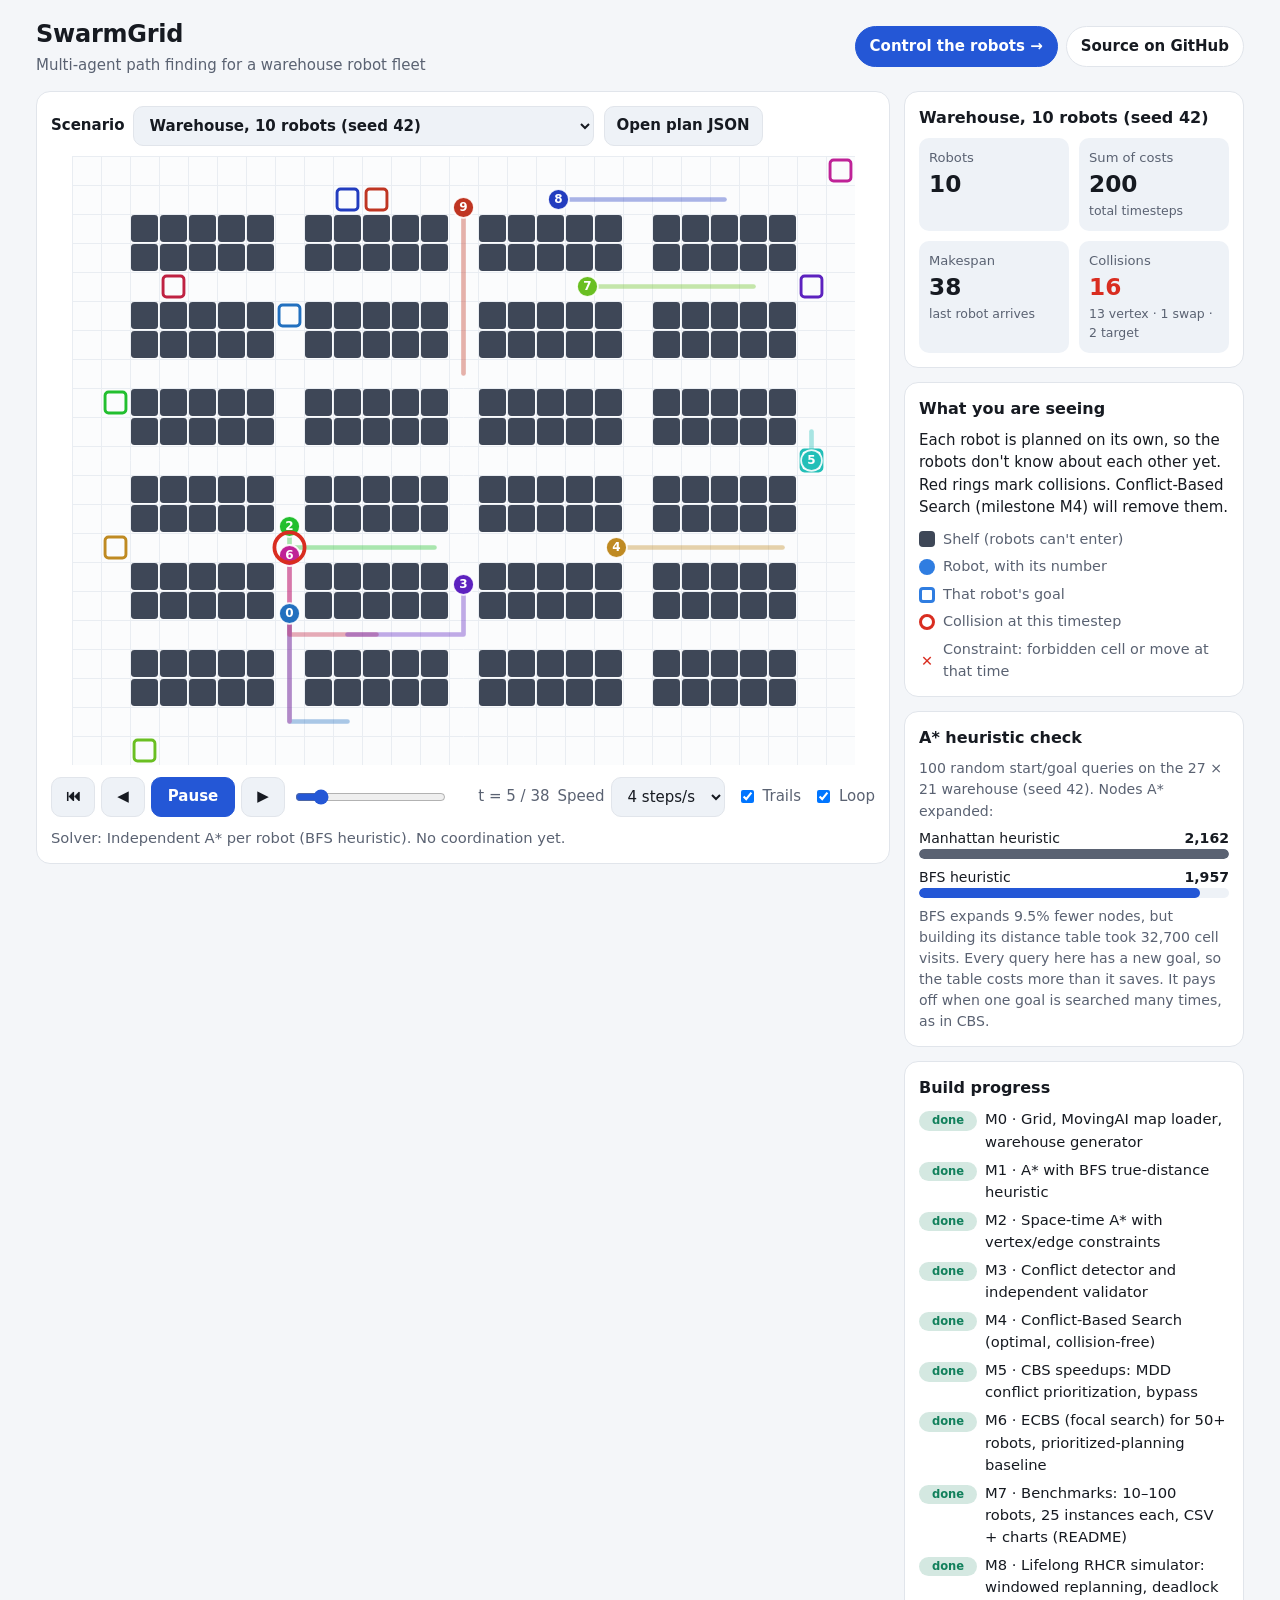
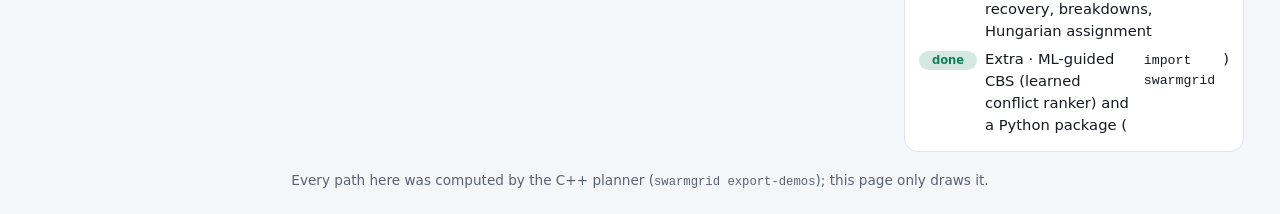
<file: docs/index.html>
<!doctype html>
<html lang="en">
<head>
<meta charset="utf-8">
<meta name="viewport" content="width=device-width, initial-scale=1">
<meta name="description" content="SwarmGrid: multi-agent path finding for a warehouse robot fleet. Live view of the C++ planner's output.">
<title>SwarmGrid Dashboard</title>
<link rel="icon" href="data:,">
<link rel="stylesheet" href="style.css">
</head>
<body>
<div class="wrap">
  <header class="top">
    <div>
      <h1>SwarmGrid</h1>
      <p>Multi-agent path finding for a warehouse robot fleet</p>
    </div>
    <nav class="top-links">
      <a class="gh primary" href="control.html">Control the robots &rarr;</a>
      <a class="gh" href="https://github.com/tabish2786/SwarmGrid">Source on GitHub</a>
    </nav>
  </header>

  <main class="layout">
    <section class="card" aria-label="Plan viewer">
      <div class="toolbar">
        <label for="plan-select">Scenario
          <select id="plan-select"></select>
        </label>
        <label class="file-btn" title="Load a plan written by: swarmgrid export-plan ...">
          Open plan JSON
          <input type="file" id="file-input" accept=".json,application/json">
        </label>
      </div>
      <p class="msg" id="msg" role="alert"></p>
      <div class="canvas-wrap" id="canvas-wrap">
        <canvas id="map" role="img" aria-label="Warehouse map with robots"></canvas>
      </div>
      <div class="controls">
        <div class="btns">
          <button id="restart" aria-label="Back to start" title="Back to start">&#x23EE;</button>
          <button id="back" aria-label="One step back" title="One step back (Left arrow)">&#x25C0;</button>
          <button id="play" aria-label="Play or pause" title="Play / pause (Space)">Play</button>
          <button id="fwd" aria-label="One step forward" title="One step forward (Right arrow)">&#x25B6;</button>
        </div>
        <div class="timeline">
          <input type="range" id="time" min="0" max="0" step="1" value="0" aria-label="Timestep">
          <span class="tlabel" id="time-label">t = 0 / 0</span>
        </div>
        <div class="toggles">
          <label>Speed
            <select id="speed" aria-label="Playback speed">
              <option value="1">1 step/s</option>
              <option value="2">2 steps/s</option>
              <option value="4" selected>4 steps/s</option>
              <option value="8">8 steps/s</option>
            </select>
          </label>
          <label><input type="checkbox" id="trails" checked> Trails</label>
          <label><input type="checkbox" id="loop" checked> Loop</label>
        </div>
      </div>
      <p class="solver" id="solver"></p>
    </section>

    <aside class="side">
      <section class="card" aria-label="Plan statistics">
        <h2 id="plan-title">Plan</h2>
        <div class="tiles">
          <div class="tile"><div class="k">Robots</div><div class="v" id="st-agents">0</div></div>
          <div class="tile"><div class="k">Sum of costs</div><div class="v" id="st-soc">0</div><div class="s">total timesteps</div></div>
          <div class="tile"><div class="k">Makespan</div><div class="v" id="st-mk">0</div><div class="s">last robot arrives</div></div>
          <div class="tile" id="tile-hit"><div class="k">Collisions</div><div class="v" id="st-hit">0</div><div class="s" id="st-hit-s"></div></div>
        </div>
      </section>

      <section class="card" aria-label="Explanation">
        <h2>What you are seeing</h2>
        <p id="note" style="margin:0"></p>
        <ul class="legend">
          <li><span class="sw shelf"></span>Shelf (robots can't enter)</li>
          <li><span class="sw robot"></span>Robot, with its number</li>
          <li><span class="sw goal"></span>That robot's goal</li>
          <li><span class="sw hit"></span>Collision at this timestep</li>
          <li><span class="sw rule">&#x2715;</span>Constraint: forbidden cell or move at that time</li>
        </ul>
      </section>

      <section class="card" aria-label="A* heuristic benchmark">
        <h2>A* heuristic check</h2>
        <div id="bench"></div>
      </section>

      <section class="card" aria-label="Build progress">
        <h2>Build progress</h2>
        <ul class="ms">
          <li><span class="chip done">done</span>M0 &middot; Grid, MovingAI map loader, warehouse generator</li>
          <li><span class="chip done">done</span>M1 &middot; A* with BFS true-distance heuristic</li>
          <li><span class="chip done">done</span>M2 &middot; Space-time A* with vertex/edge constraints</li>
          <li><span class="chip done">done</span>M3 &middot; Conflict detector and independent validator</li>
          <li><span class="chip done">done</span>M4 &middot; Conflict-Based Search (optimal, collision-free)</li>
          <li><span class="chip done">done</span>M5 &middot; CBS speedups: MDD conflict prioritization, bypass</li>
          <li><span class="chip done">done</span>M6 &middot; ECBS (focal search) for 50+ robots, prioritized-planning baseline</li>
          <li><span class="chip done">done</span>M7 &middot; Benchmarks: 10&ndash;100 robots, 25 instances each, CSV + charts (README)</li>
          <li><span class="chip done">done</span>M8 &middot; Lifelong RHCR simulator: windowed replanning, deadlock recovery, breakdowns, Hungarian assignment</li>
          <li><span class="chip done">done</span>Extra &middot; ML-guided CBS (learned conflict ranker) and a Python package (<code>import swarmgrid</code>)</li>
        </ul>
      </section>
    </aside>
  </main>

  <footer>
    Every path here was computed by the C++ planner (<code>swarmgrid export-demos</code>); this page only draws it.
  </footer>
</div>

<script src="data.js"></script>
<script src="view.js"></script>
<script>
(function () {
  "use strict";

  const $ = (id) => document.getElementById(id);
  const V = window.SwarmGridView;
  const view = new V.PlanView($("map"));
  const reduceMotion = window.matchMedia("(prefers-reduced-motion: reduce)").matches;

  const state = {
    plans: [],
    plan: null,
    time: 0,          // continuous time; robots are drawn between floor(time) and floor(time)+1
    playing: false,
    holdUntil: 0,     // pause briefly at the end before looping
    lastFrame: 0,
  };

  function layout() {
    if (!state.plan) return;
    const maxH = Math.max(240, Math.min(window.innerHeight * 0.68, 720));
    view.resize($("canvas-wrap").clientWidth, maxH);
    draw();
  }

  function draw() {
    const p = state.plan;
    if (!p) return;
    view.draw(state.time, { trails: $("trails").checked });
    const t = Math.min(Math.floor(state.time), p.makespan);
    $("time").value = String(t);
    $("time-label").textContent = `t = ${t} / ${p.makespan}`;
  }

  function showStats() {
    const p = state.plan;
    $("plan-title").textContent = p.title || p.id || "Plan";
    $("st-agents").textContent = p.agents.length;
    $("st-soc").textContent = p.sumOfCosts;
    $("st-mk").textContent = p.makespan;
    const count = (type) => p.collisions.filter((h) => h.type === type).length;
    $("st-hit").textContent = p.collisions.length;
    $("st-hit-s").textContent = `${count("vertex")} vertex · ${count("edge")} swap · ${count("target")} target`;
    $("tile-hit").className = "tile " + (p.collisions.length ? "bad" : "good");
    $("note").textContent = p.note || "";
    $("solver").textContent = p.solver ? "Solver: " + p.solver : "";
    $("time").max = String(p.makespan);
    $("map").setAttribute("aria-label",
      `${p.title || "Plan"}: ${p.agents.length} robots on a ${p.map.width} by ${p.map.height} grid, ` +
      `${p.collisions.length} collisions`);
  }

  function selectPlan(index) {
    state.plan = state.plans[index];
    view.setPlan(state.plan);
    $("plan-select").value = String(index);
    state.time = 0;
    state.holdUntil = 0;
    showStats();
    layout();
  }

  function addPlan(raw, label) {
    state.plans.push(V.prepare(raw));
    const opt = document.createElement("option");
    opt.value = String(state.plans.length - 1);
    opt.textContent = label || raw.title || raw.id || `Plan ${state.plans.length}`;
    $("plan-select").appendChild(opt);
    return state.plans.length - 1;
  }

  function setPlaying(on) {
    state.playing = on;
    $("play").textContent = on ? "Pause" : "Play";
    if (on) {
      if (state.time >= state.plan.makespan) state.time = 0;
      state.lastFrame = performance.now();
      requestAnimationFrame(tick);
    }
  }

  function step(delta) {
    setPlaying(false);
    state.time = Math.max(0, Math.min(state.plan.makespan, Math.round(state.time) + delta));
    draw();
  }

  function tick(now) {
    if (!state.playing) return;
    const dt = Math.min(0.1, (now - state.lastFrame) / 1000);
    state.lastFrame = now;
    if (state.holdUntil) {
      if (now >= state.holdUntil) { state.holdUntil = 0; state.time = 0; }
    } else {
      state.time += dt * Number($("speed").value);
      if (state.time >= state.plan.makespan) {
        state.time = state.plan.makespan;
        if ($("loop").checked) state.holdUntil = now + 1400;
        else setPlaying(false);
      }
    }
    draw();
    if (state.playing) requestAnimationFrame(tick);
  }

  function renderBench(b) {
    const el = $("bench");
    if (!b) { el.textContent = "No benchmark data."; return; }
    const max = Math.max(b.expanded_manhattan, b.expanded_bfs, 1);
    const pct = ((b.expanded_manhattan - b.expanded_bfs) / b.expanded_manhattan * 100).toFixed(1);
    const fmt = (v) => v.toLocaleString("en-US");
    el.innerHTML = "";
    const intro = document.createElement("p");
    intro.className = "small";
    intro.style.marginTop = "0";
    intro.textContent = `${b.queries} random start/goal queries on the ${b.width} × ${b.height} warehouse (seed ${b.seed}). Nodes A* expanded:`;
    el.appendChild(intro);
    const bars = document.createElement("div");
    bars.className = "bars";
    for (const [label, value, cls] of [["Manhattan heuristic", b.expanded_manhattan, "alt"], ["BFS heuristic", b.expanded_bfs, ""]]) {
      const bar = document.createElement("div");
      bar.className = "bar " + cls;
      bar.innerHTML = `<div class="lbl"><span></span><b></b></div><div class="track"><div class="fill"></div></div>`;
      bar.querySelector("span").textContent = label;
      bar.querySelector("b").textContent = fmt(value);
      bar.querySelector(".fill").style.width = (value / max * 100).toFixed(1) + "%";
      bars.appendChild(bar);
    }
    el.appendChild(bars);
    const note = document.createElement("p");
    note.className = "small";
    note.textContent = `BFS expands ${pct}% fewer nodes, but building its distance table took ${fmt(b.bfs_table_work)} cell visits. ` +
      "Every query here has a new goal, so the table costs more than it saves. It pays off when one goal is searched many times, as in CBS.";
    el.appendChild(note);
  }

  function showMessage(text) { $("msg").textContent = text; }

  function init() {
    const data = window.SWARMGRID_DATA;
    if (!data || !Array.isArray(data.plans) || !data.plans.length) {
      showMessage("No plan data found. Generate it with: swarmgrid export-demos docs/data.js");
      return;
    }
    for (const p of data.plans) {
      if (V.isPlan(p)) addPlan(p);
    }
    renderBench(data.bench);
    if (!state.plans.length) { showMessage("The plan data is not in the expected format."); return; }
    selectPlan(0);

    $("plan-select").addEventListener("change", (e) => { selectPlan(Number(e.target.value)); });
    $("play").addEventListener("click", () => setPlaying(!state.playing));
    $("back").addEventListener("click", () => step(-1));
    $("fwd").addEventListener("click", () => step(1));
    $("restart").addEventListener("click", () => { setPlaying(false); state.time = 0; draw(); });
    $("time").addEventListener("input", (e) => { setPlaying(false); state.time = Number(e.target.value); draw(); });
    $("trails").addEventListener("change", draw);
    $("file-input").addEventListener("change", (e) => {
      const file = e.target.files && e.target.files[0];
      if (!file) return;
      const reader = new FileReader();
      reader.onload = () => {
        try {
          const raw = JSON.parse(String(reader.result));
          if (!V.isPlan(raw)) throw new Error("not a swarmgrid-plan-v1 file");
          showMessage("");
          selectPlan(addPlan(raw, "File: " + (raw.title || file.name)));
        } catch (err) {
          showMessage(`Could not open ${file.name}: ${err.message}`);
        }
        e.target.value = "";
      };
      reader.readAsText(file);
    });
    document.addEventListener("keydown", (e) => {
      const tag = (e.target && e.target.tagName) || "";
      if (tag === "INPUT" || tag === "SELECT" || tag === "TEXTAREA") return;
      if (e.key === " ") { e.preventDefault(); setPlaying(!state.playing); }
      else if (e.key === "ArrowRight") step(1);
      else if (e.key === "ArrowLeft") step(-1);
    });
    // Re-layout only when the available width changes (our own canvas resize changes the height).
    let lastWidth = -1;
    const onResize = () => {
      const w = $("canvas-wrap").clientWidth;
      if (w !== lastWidth) { lastWidth = w; layout(); }
    };
    if (window.ResizeObserver) new ResizeObserver(onResize).observe($("canvas-wrap"));
    else window.addEventListener("resize", onResize);
    window.matchMedia("(prefers-color-scheme: dark)").addEventListener?.("change", draw);

    if (!reduceMotion) setPlaying(true);
  }

  init();
})();
</script>
</body>
</html>
</file>
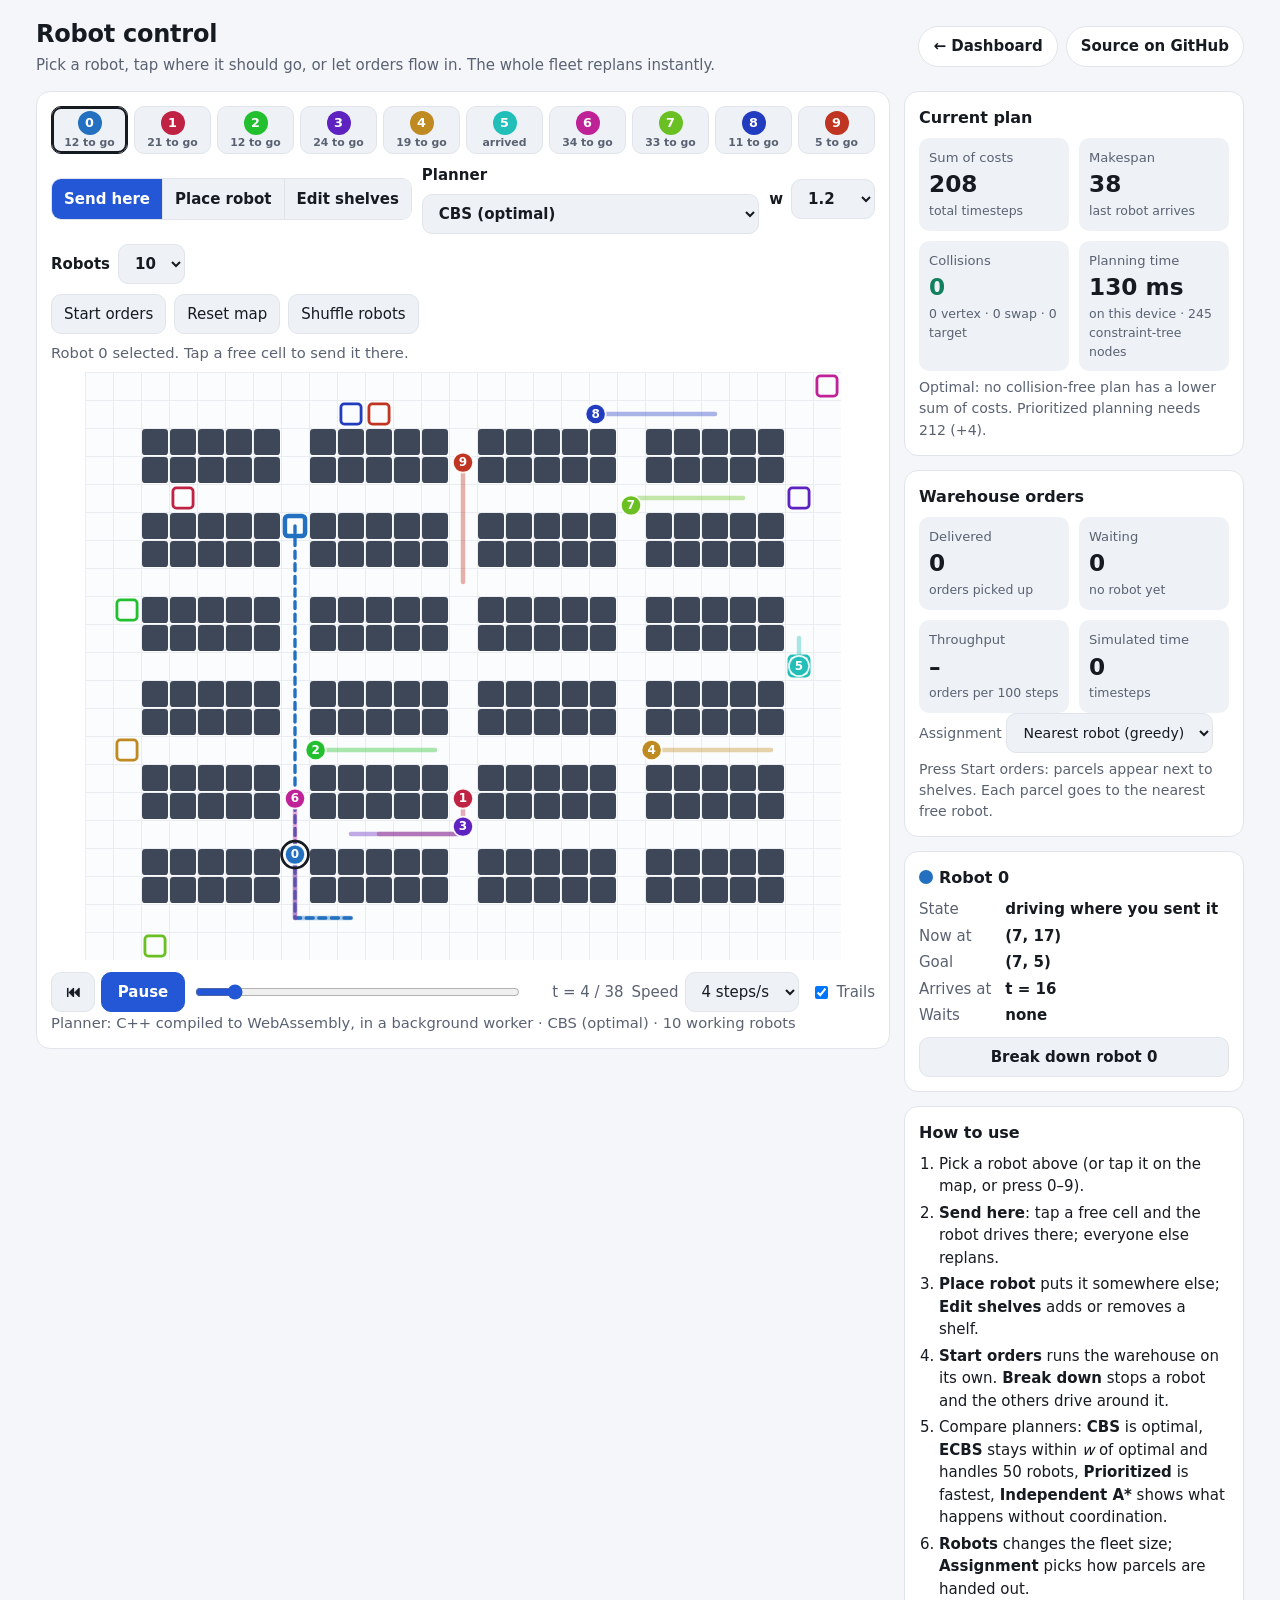
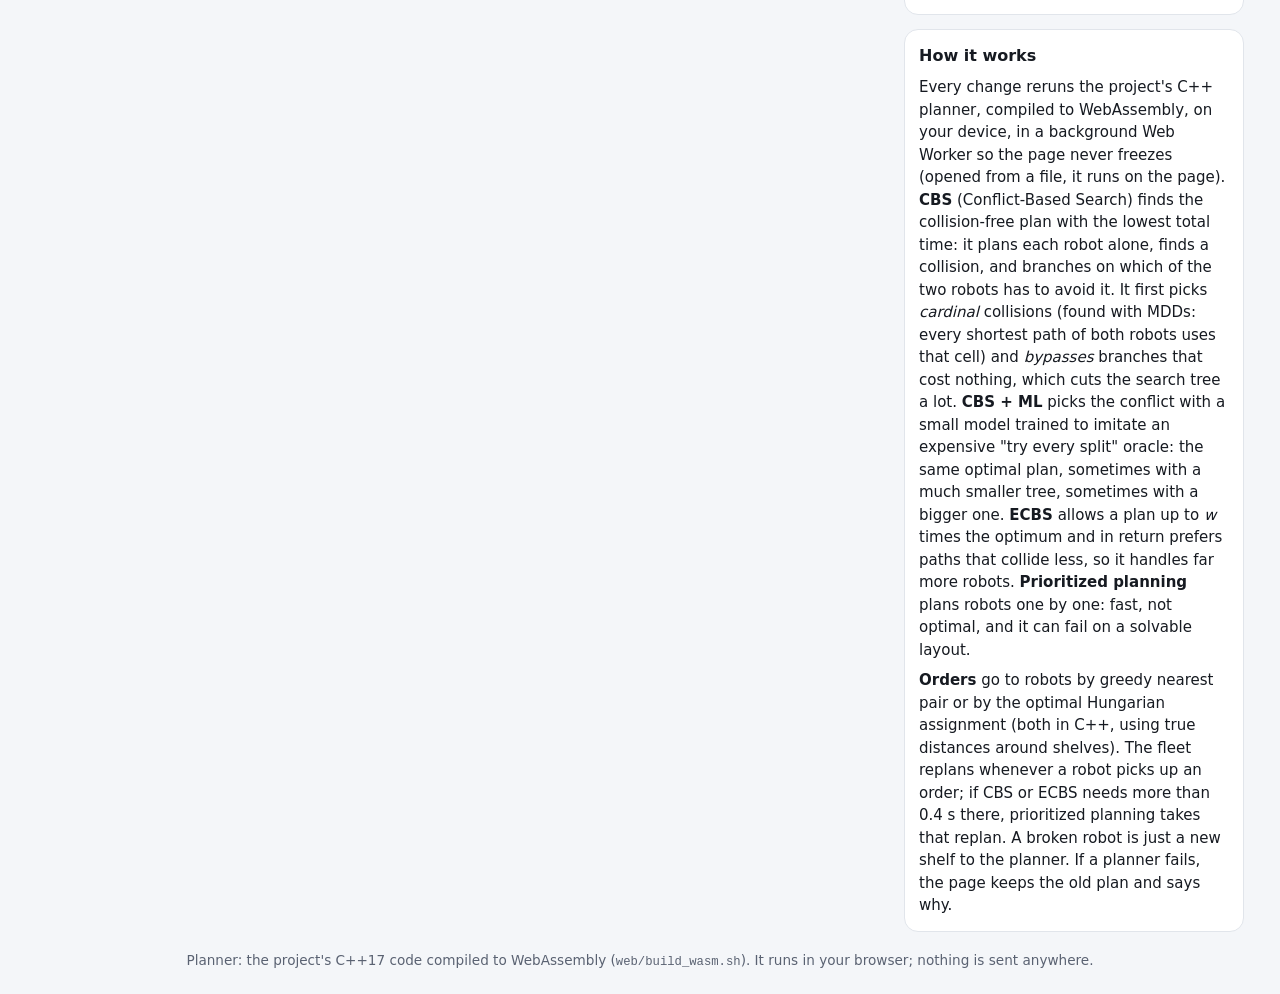
<file: docs/control.html>
<!doctype html>
<html lang="en">
<head>
<meta charset="utf-8">
<meta name="viewport" content="width=device-width, initial-scale=1">
<meta name="description" content="Control 10 to 50 warehouse robots: pick one, tap where it should go, and the C++ planner (compiled to WebAssembly, running in a Web Worker) replans the whole fleet on your device.">
<title>SwarmGrid Robot Control</title>
<link rel="icon" href="data:,">
<link rel="stylesheet" href="style.css">
<style>
  .robots { display: grid; grid-template-columns: repeat(10, minmax(0, 1fr)); gap: 6px; margin-bottom: 10px; }
  @media (max-width: 560px) { .robots { grid-template-columns: repeat(5, minmax(0, 1fr)); } }
  .robot-btn { min-height: 48px; padding: 4px 2px; display: flex; flex-direction: column; align-items: center;
               justify-content: center; gap: 2px; }
  .robot-btn .dot { width: 24px; height: 24px; border-radius: 50%; display: grid; place-items: center;
                    color: #fff; font-weight: 800; font-size: 0.8rem; }
  .robot-btn .st { font-size: 0.68rem; color: var(--muted); font-weight: 600; line-height: 1.1; }
  .robot-btn[aria-pressed="true"] { border-color: var(--text); box-shadow: inset 0 0 0 2px var(--text); }
  .robots.compact { gap: 4px; grid-template-columns: repeat(10, minmax(0, 1fr)); }
  .msg.info { color: var(--muted); }
  .robots.compact .robot-btn { min-height: 34px; padding: 2px; }
  .robots.compact .robot-btn .st { display: none; }
  .robots.compact .robot-btn .dot { width: 22px; height: 22px; font-size: 0.72rem; }
  .solver-row { display: flex; align-items: center; gap: 10px; flex-wrap: wrap; }
  .solver-row .solver { margin: 0; }
  #cancel { padding: 4px 12px; }
  .seg { display: inline-flex; border: 1px solid var(--border); border-radius: 10px; overflow: hidden; max-width: 100%; }
  .seg button { border: 0; border-radius: 0; background: var(--chip); font-weight: 600; }
  .seg button + button { border-left: 1px solid var(--border); }
  .seg button[aria-pressed="true"] { background: var(--accent); color: var(--on-accent); }
  #map { cursor: crosshair; }
  .toolbar label[for="planner"] { flex: 1 1 260px; flex-wrap: wrap; }
  .hint { margin: 0 0 8px; color: var(--muted); font-size: 0.92rem; }
  .kv { display: grid; grid-template-columns: auto 1fr; gap: 4px 14px; margin: 0; }
  .kv dt { color: var(--muted); }
  .kv dd { margin: 0; font-weight: 600; font-variant-numeric: tabular-nums; }
  .steps { margin: 0; padding-left: 20px; display: grid; gap: 4px; }
  .sel-dot { display: inline-block; width: 14px; height: 14px; border-radius: 50%; vertical-align: -1px; margin-right: 6px; }
  .actions { display: flex; gap: 8px; flex-wrap: wrap; margin-bottom: 8px; }
  #orders-toggle[aria-pressed="true"] { background: var(--accent); color: var(--on-accent); border-color: var(--accent); }
  .card-btn { margin-top: 10px; width: 100%; font-weight: 600; }
</style>
</head>
<body>
<div class="wrap">
  <header class="top">
    <div>
      <h1>Robot control</h1>
      <p>Pick a robot, tap where it should go, or let orders flow in. The whole fleet replans instantly.</p>
    </div>
    <nav class="top-links">
      <a class="gh" href="index.html">&larr; Dashboard</a>
      <a class="gh" href="https://github.com/tabish2786/SwarmGrid">Source on GitHub</a>
    </nav>
  </header>

  <main class="layout">
    <section class="card" aria-label="Robot control">
      <div class="robots" id="robots" role="group" aria-label="Choose a robot"></div>
      <div class="toolbar">
        <div class="seg" role="group" aria-label="What a tap on the map does">
          <button id="mode-goal" aria-pressed="true">Send here</button>
          <button id="mode-start" aria-pressed="false">Place robot</button>
          <button id="mode-shelf" aria-pressed="false">Edit shelves</button>
        </div>
        <label for="planner">Planner
          <select id="planner">
            <option value="2" selected>CBS (optimal)</option>
            <option value="4">CBS + ML conflict order (optimal)</option>
            <option value="3">ECBS (bounded, scales)</option>
            <option value="1">Prioritized (fast)</option>
            <option value="0">Independent A* (may collide)</option>
          </select>
        </label>
        <label for="weight" id="weight-wrap" hidden>w
          <select id="weight" aria-label="ECBS suboptimality bound">
            <option value="1.05">1.05</option>
            <option value="1.2" selected>1.2</option>
            <option value="1.5">1.5</option>
          </select>
        </label>
        <label for="count">Robots
          <select id="count">
            <option value="10" selected>10</option>
            <option value="20">20</option>
            <option value="30">30</option>
            <option value="50">50</option>
          </select>
        </label>
      </div>
      <div class="actions">
        <button id="orders-toggle" aria-pressed="false">Start orders</button>
        <button id="reset-map">Reset map</button>
        <button id="shuffle">Shuffle robots</button>
      </div>
      <p class="msg" id="msg" role="alert"></p>
      <p class="hint" id="hint" aria-live="polite"></p>
      <div class="canvas-wrap" id="canvas-wrap">
        <canvas id="map" role="img" aria-label="Warehouse map with 10 robots"></canvas>
      </div>
      <div class="controls">
        <div class="btns">
          <button id="restart" aria-label="Replay this plan from the start" title="Replay from the start">&#x23EE;</button>
          <button id="play" aria-label="Play or pause" title="Play / pause (Space)">Play</button>
        </div>
        <div class="timeline">
          <input type="range" id="time" min="0" max="0" step="1" value="0" aria-label="Timestep">
          <span class="tlabel" id="time-label">t = 0 / 0</span>
        </div>
        <div class="toggles">
          <label>Speed
            <select id="speed" aria-label="Playback speed">
              <option value="2">2 steps/s</option>
              <option value="4" selected>4 steps/s</option>
              <option value="8">8 steps/s</option>
            </select>
          </label>
          <label><input type="checkbox" id="trails" checked> Trails</label>
        </div>
      </div>
      <div class="solver-row">
        <p class="solver" id="status">Loading the planner&hellip;</p>
        <button id="cancel" hidden>Cancel</button>
      </div>
    </section>

    <aside class="side">
      <section class="card" aria-label="Plan statistics">
        <h2>Current plan</h2>
        <div class="tiles">
          <div class="tile"><div class="k">Sum of costs</div><div class="v" id="st-soc">&ndash;</div><div class="s">total timesteps</div></div>
          <div class="tile"><div class="k">Makespan</div><div class="v" id="st-mk">&ndash;</div><div class="s">last robot arrives</div></div>
          <div class="tile" id="tile-hit"><div class="k">Collisions</div><div class="v" id="st-hit">&ndash;</div><div class="s" id="st-hit-s"></div></div>
          <div class="tile"><div class="k">Planning time</div><div class="v" id="st-ms">&ndash;</div><div class="s" id="st-ms-s">on this device</div></div>
        </div>
        <p class="small" id="compare"></p>
      </section>

      <section class="card" aria-label="Warehouse orders">
        <h2>Warehouse orders</h2>
        <div class="tiles">
          <div class="tile"><div class="k">Delivered</div><div class="v" id="or-done">0</div><div class="s">orders picked up</div></div>
          <div class="tile"><div class="k">Waiting</div><div class="v" id="or-open">0</div><div class="s">no robot yet</div></div>
          <div class="tile"><div class="k">Throughput</div><div class="v" id="or-rate">&ndash;</div><div class="s">orders per 100 steps</div></div>
          <div class="tile"><div class="k">Simulated time</div><div class="v" id="or-time">0</div><div class="s">timesteps</div></div>
        </div>
        <label for="assign" class="small">Assignment
          <select id="assign">
            <option value="greedy" selected>Nearest robot (greedy)</option>
            <option value="hungarian">Optimal (Hungarian)</option>
          </select>
        </label>
        <p class="small" id="or-note">Press <b>Start orders</b>: parcels appear next to shelves and the nearest free robot fetches each one.</p>
      </section>

      <section class="card" aria-label="Selected robot">
        <h2 id="sel-title">Robot</h2>
        <dl class="kv">
          <dt>State</dt><dd id="sel-state">&ndash;</dd>
          <dt>Now at</dt><dd id="sel-now">&ndash;</dd>
          <dt>Goal</dt><dd id="sel-goal">&ndash;</dd>
          <dt>Arrives at</dt><dd id="sel-arrive">&ndash;</dd>
          <dt>Waits</dt><dd id="sel-waits">&ndash;</dd>
        </dl>
        <button class="card-btn" id="break">Break down</button>
      </section>

      <section class="card">
        <h2>How to use</h2>
        <ol class="steps">
          <li>Pick a robot above (or tap it on the map, or press 0&ndash;9).</li>
          <li><b>Send here</b>: tap a free cell and the robot drives there; everyone else replans.</li>
          <li><b>Place robot</b> puts it somewhere else; <b>Edit shelves</b> adds or removes a shelf.</li>
          <li><b>Start orders</b> runs the warehouse on its own. <b>Break down</b> stops a robot and the others drive around it.</li>
          <li>Compare planners: <b>CBS</b> is optimal, <b>ECBS</b> stays within <i>w</i> of optimal and handles 50 robots, <b>Prioritized</b> is fastest, <b>Independent A*</b> shows what happens without coordination.</li>
          <li><b>Robots</b> changes the fleet size; <b>Assignment</b> picks how parcels are handed out.</li>
        </ol>
      </section>

      <section class="card">
        <h2>How it works</h2>
        <p style="margin:0 0 8px">
          Every change reruns the project's C++ planner, compiled to WebAssembly, on your device, in a
          background Web Worker so the page never freezes (opened from a file, it runs on the page).
          <b>CBS</b> (Conflict-Based Search) finds the collision-free plan with the lowest total time:
          it plans each robot alone, finds a collision, and branches on which of the two robots has to
          avoid it. It first picks <i>cardinal</i> collisions (found with MDDs: every shortest path of
          both robots uses that cell) and <i>bypasses</i> branches that cost nothing, which cuts the
          search tree a lot. <b>CBS + ML</b> picks the conflict with a small model trained to imitate an
          expensive "try every split" oracle: the same optimal plan, sometimes with a much smaller tree,
          sometimes with a bigger one. <b>ECBS</b> allows a plan up to <i>w</i> times the optimum and in return
          prefers paths that collide less, so it handles far more robots. <b>Prioritized planning</b>
          plans robots one by one: fast, not optimal, and it can fail on a solvable layout.
        </p>
        <p style="margin:0">
          <b>Orders</b> go to robots by greedy nearest pair or by the optimal Hungarian assignment
          (both in C++, using true distances around shelves). The fleet replans whenever a robot picks
          up an order; if CBS or ECBS needs more than 0.4&nbsp;s there, prioritized planning takes that
          replan. A broken robot is just a new shelf to the planner. If a planner fails, the page keeps
          the old plan and says why.
        </p>
      </section>
    </aside>
  </main>

  <footer>
    Planner: the project's C++17 code compiled to WebAssembly (<code>web/build_wasm.sh</code>). It runs in your browser; nothing is sent anywhere.
  </footer>
</div>

<script src="view.js"></script>
<script src="swarmgrid-planner.js"></script>
<script src="control.js"></script>
</body>
</html>
</file>
<file: docs/style.css>
/* Shared styles for docs/index.html and docs/control.html. */
:root {
  --bg: #f4f6f9;
  --card: #ffffff;
  --text: #161a21;
  --muted: #5a6272;
  --border: #e1e5eb;
  --free: #fbfcfd;
  --gridline: #e9edf2;
  --shelf: #3e4757;
  --accent: #2457d6;
  --danger: #d92d20;
  --ok: #12805c;
  --chip: #eef2f7;
  --on-accent: #ffffff;
  --order: #c27803;
  color-scheme: light;
}
@media (prefers-color-scheme: dark) {
  :root {
    --bg: #0e1116;
    --card: #161a22;
    --text: #e7eaf0;
    --muted: #9aa3b2;
    --border: #262c37;
    --free: #1b2029;
    --gridline: #242a35;
    --shelf: #5a6475;
    --accent: #6b9bff;
    --danger: #ff6b5e;
    --ok: #3ccf91;
    --chip: #222834;
    --on-accent: #0b1220;
    --order: #f0b429;
    color-scheme: dark;
  }
}
* { box-sizing: border-box; }
html, body { margin: 0; }
body {
  background: var(--bg);
  color: var(--text);
  font: 15px/1.5 system-ui, -apple-system, "Segoe UI", Roboto, "Helvetica Neue", Arial, sans-serif;
  -webkit-text-size-adjust: 100%;
}
a { color: var(--accent); }
.wrap { max-width: 1240px; margin: 0 auto; padding: 16px; }
@media (max-width: 520px) { .wrap { padding: 10px; } .card { padding: 11px; } }

.top { display: flex; align-items: center; justify-content: space-between; gap: 12px; flex-wrap: wrap; margin-bottom: 14px; }
.top h1 { margin: 0; font-size: 1.5rem; letter-spacing: -0.01em; }
.top p { margin: 2px 0 0; color: var(--muted); }
.top-links { display: flex; gap: 8px; flex-wrap: wrap; }
.gh.primary { background: var(--accent); color: var(--on-accent); border-color: var(--accent); }
.gh { display: inline-flex; align-items: center; gap: 6px; padding: 8px 14px; border: 1px solid var(--border);
      border-radius: 999px; background: var(--card); color: var(--text); text-decoration: none; font-weight: 600; }

.layout { display: grid; grid-template-columns: minmax(0, 1fr); gap: 14px; }
@media (min-width: 980px) { .layout { grid-template-columns: minmax(0, 1fr) 340px; align-items: start; } }

.card { background: var(--card); border: 1px solid var(--border); border-radius: 14px; padding: 14px; }
.card h2 { margin: 0 0 8px; font-size: 1rem; }
.side { display: grid; gap: 14px; }

.toolbar { display: flex; gap: 10px; flex-wrap: wrap; align-items: center; margin-bottom: 10px; }
.toolbar label { display: flex; align-items: center; gap: 8px; font-weight: 600; min-width: 0; max-width: 100%; }
.toolbar label select { min-width: 0; flex: 1 1 auto; }
select, button, .file-btn {
  font: inherit; color: var(--text); background: var(--chip); border: 1px solid var(--border);
  border-radius: 10px; min-height: 40px; padding: 6px 12px;
}
select { max-width: 100%; }
button, .file-btn { cursor: pointer; }
button:hover, .file-btn:hover { border-color: var(--accent); }
button:focus-visible, select:focus-visible, .file-btn:focus-within, input:focus-visible {
  outline: 2px solid var(--accent); outline-offset: 2px;
}
.file-btn { display: inline-flex; align-items: center; font-weight: 600; }
.file-btn input { position: absolute; width: 1px; height: 1px; opacity: 0; }
.msg { color: var(--danger); margin: 0 0 8px; min-height: 0; }
.msg:empty { display: none; }

.canvas-wrap { width: 100%; display: flex; justify-content: center; border-radius: 10px; overflow: hidden; }
canvas { display: block; touch-action: manipulation; }

.controls { display: flex; flex-wrap: wrap; gap: 8px; align-items: center; margin-top: 12px; }
.controls .btns { display: flex; gap: 6px; }
.controls button { min-width: 44px; font-weight: 700; }
#play { min-width: 84px; background: var(--accent); color: var(--on-accent); border-color: var(--accent); }
.timeline { flex: 1 1 220px; display: flex; align-items: center; gap: 10px; min-width: 200px; }
.timeline input { flex: 1; accent-color: var(--accent); min-height: 32px; }
.tlabel { font-variant-numeric: tabular-nums; white-space: nowrap; color: var(--muted); min-width: 92px; text-align: right; }
.toggles { display: flex; gap: 12px; flex-wrap: wrap; align-items: center; color: var(--muted); }
.toggles label { display: inline-flex; gap: 6px; align-items: center; cursor: pointer; }
.solver { margin: 10px 0 0; color: var(--muted); font-size: 0.92rem; }

.tiles { display: grid; grid-template-columns: repeat(2, minmax(0, 1fr)); gap: 10px; }
.tile { background: var(--chip); border-radius: 10px; padding: 10px; }
.tile .k { color: var(--muted); font-size: 0.82rem; }
.tile .v { font-size: 1.45rem; font-weight: 700; font-variant-numeric: tabular-nums; }
.tile .s { color: var(--muted); font-size: 0.78rem; }
.tile.bad .v { color: var(--danger); }
.tile.good .v { color: var(--ok); }

.legend { list-style: none; padding: 0; margin: 10px 0 0; display: grid; gap: 6px; color: var(--muted); font-size: 0.9rem; }
.legend li { display: flex; align-items: center; gap: 8px; }
.sw { width: 16px; height: 16px; border-radius: 4px; flex: none; display: inline-block; }
.sw.shelf { background: var(--shelf); }
.sw.robot { background: #2f7de1; border-radius: 50%; }
.sw.goal { border: 3px solid #2f7de1; }
.sw.hit { border: 3px solid var(--danger); border-radius: 50%; }
.sw.rule { background: transparent; color: var(--danger); font-weight: 900; text-align: center; line-height: 16px; }

.bars { display: grid; gap: 8px; margin: 6px 0 8px; }
.bar .lbl { display: flex; justify-content: space-between; font-size: 0.88rem; }
.bar .track { height: 10px; background: var(--chip); border-radius: 999px; overflow: hidden; }
.bar .fill { height: 100%; background: var(--accent); border-radius: 999px; }
.bar.alt .fill { background: var(--muted); }
.small { color: var(--muted); font-size: 0.88rem; margin: 6px 0 0; }

.ms { list-style: none; margin: 0; padding: 0; display: grid; gap: 6px; }
.ms li { display: flex; gap: 8px; align-items: baseline; font-size: 0.92rem; }
.chip { font-size: 0.72rem; font-weight: 700; padding: 1px 8px; border-radius: 999px; background: var(--chip); color: var(--muted); flex: none; min-width: 58px; text-align: center; }
.chip.done { background: var(--chip); background: color-mix(in srgb, var(--ok) 18%, transparent); color: var(--ok); }
.chip.next { background: var(--chip); background: color-mix(in srgb, var(--accent) 18%, transparent); color: var(--accent); }

footer { color: var(--muted); font-size: 0.85rem; margin: 18px 0 8px; text-align: center; }
code { font-family: ui-monospace, SFMono-Regular, Menlo, Consolas, monospace; font-size: 0.9em; }
</file>
